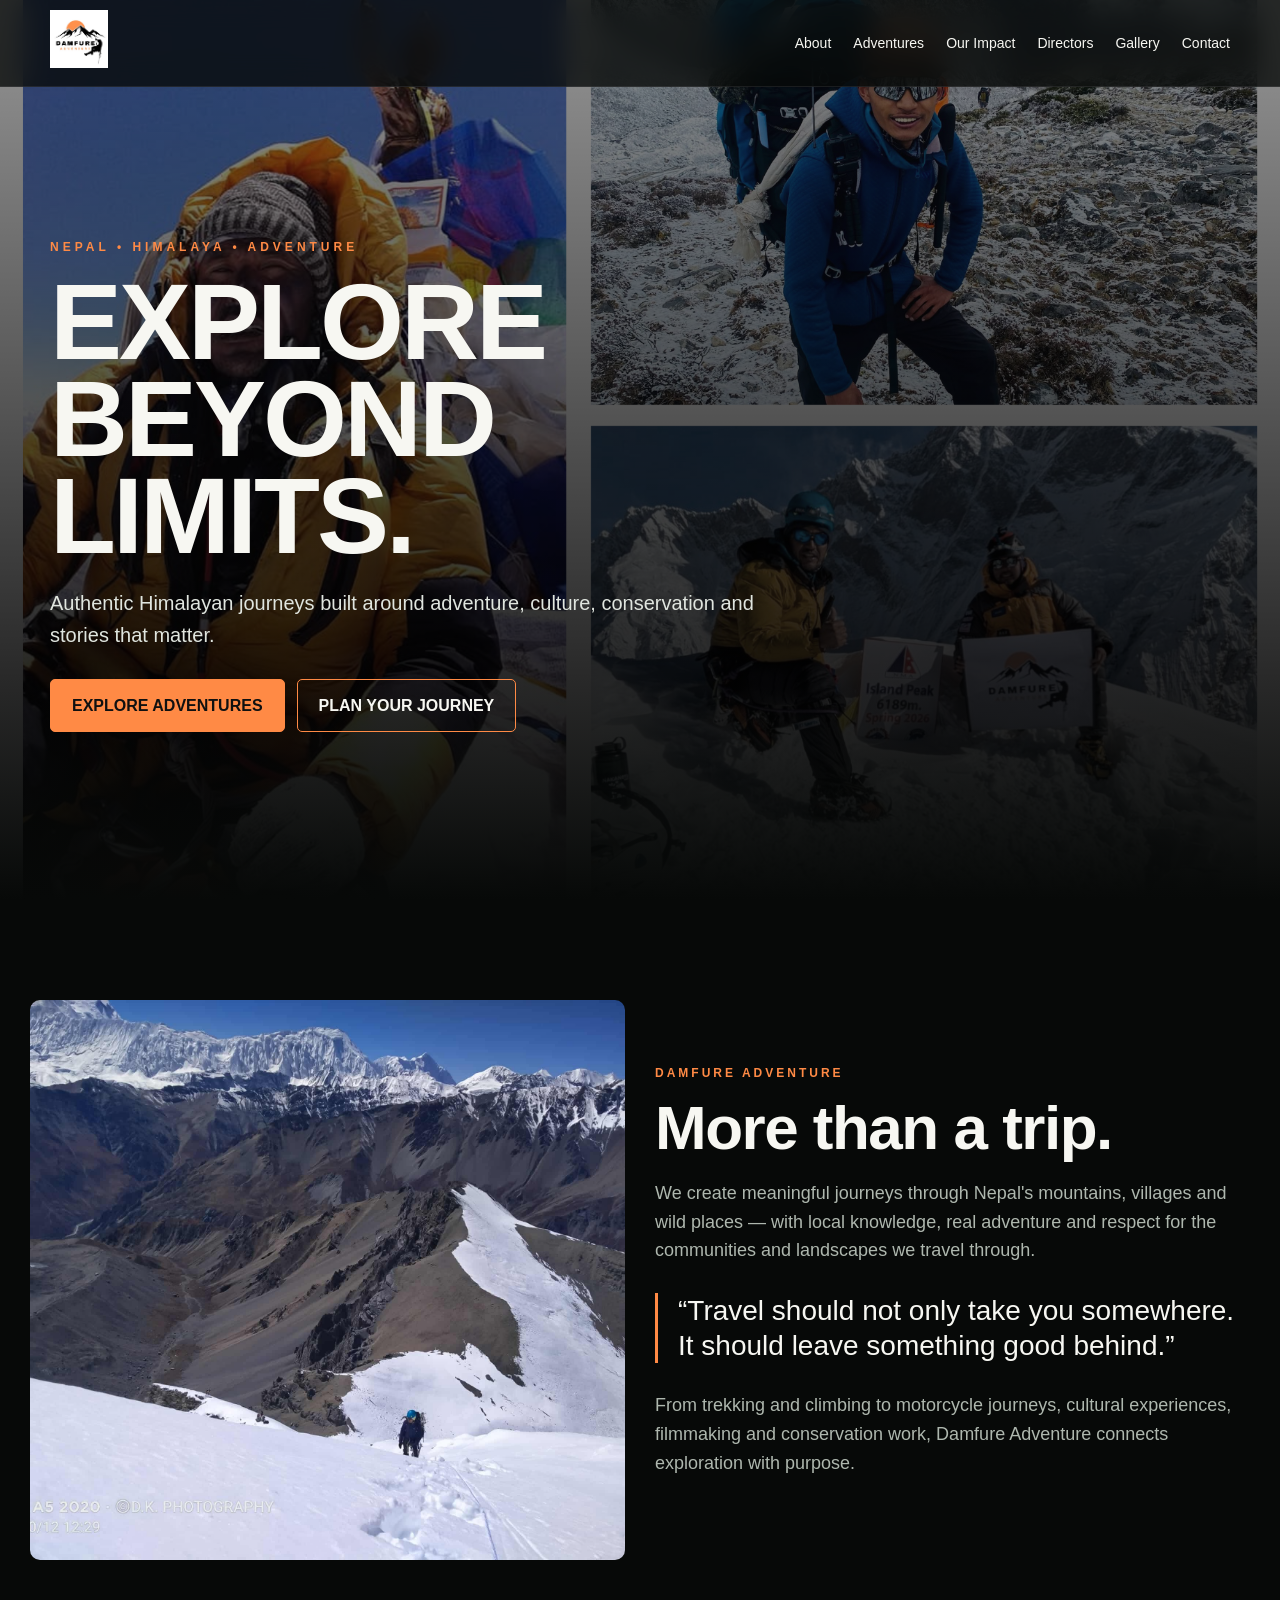
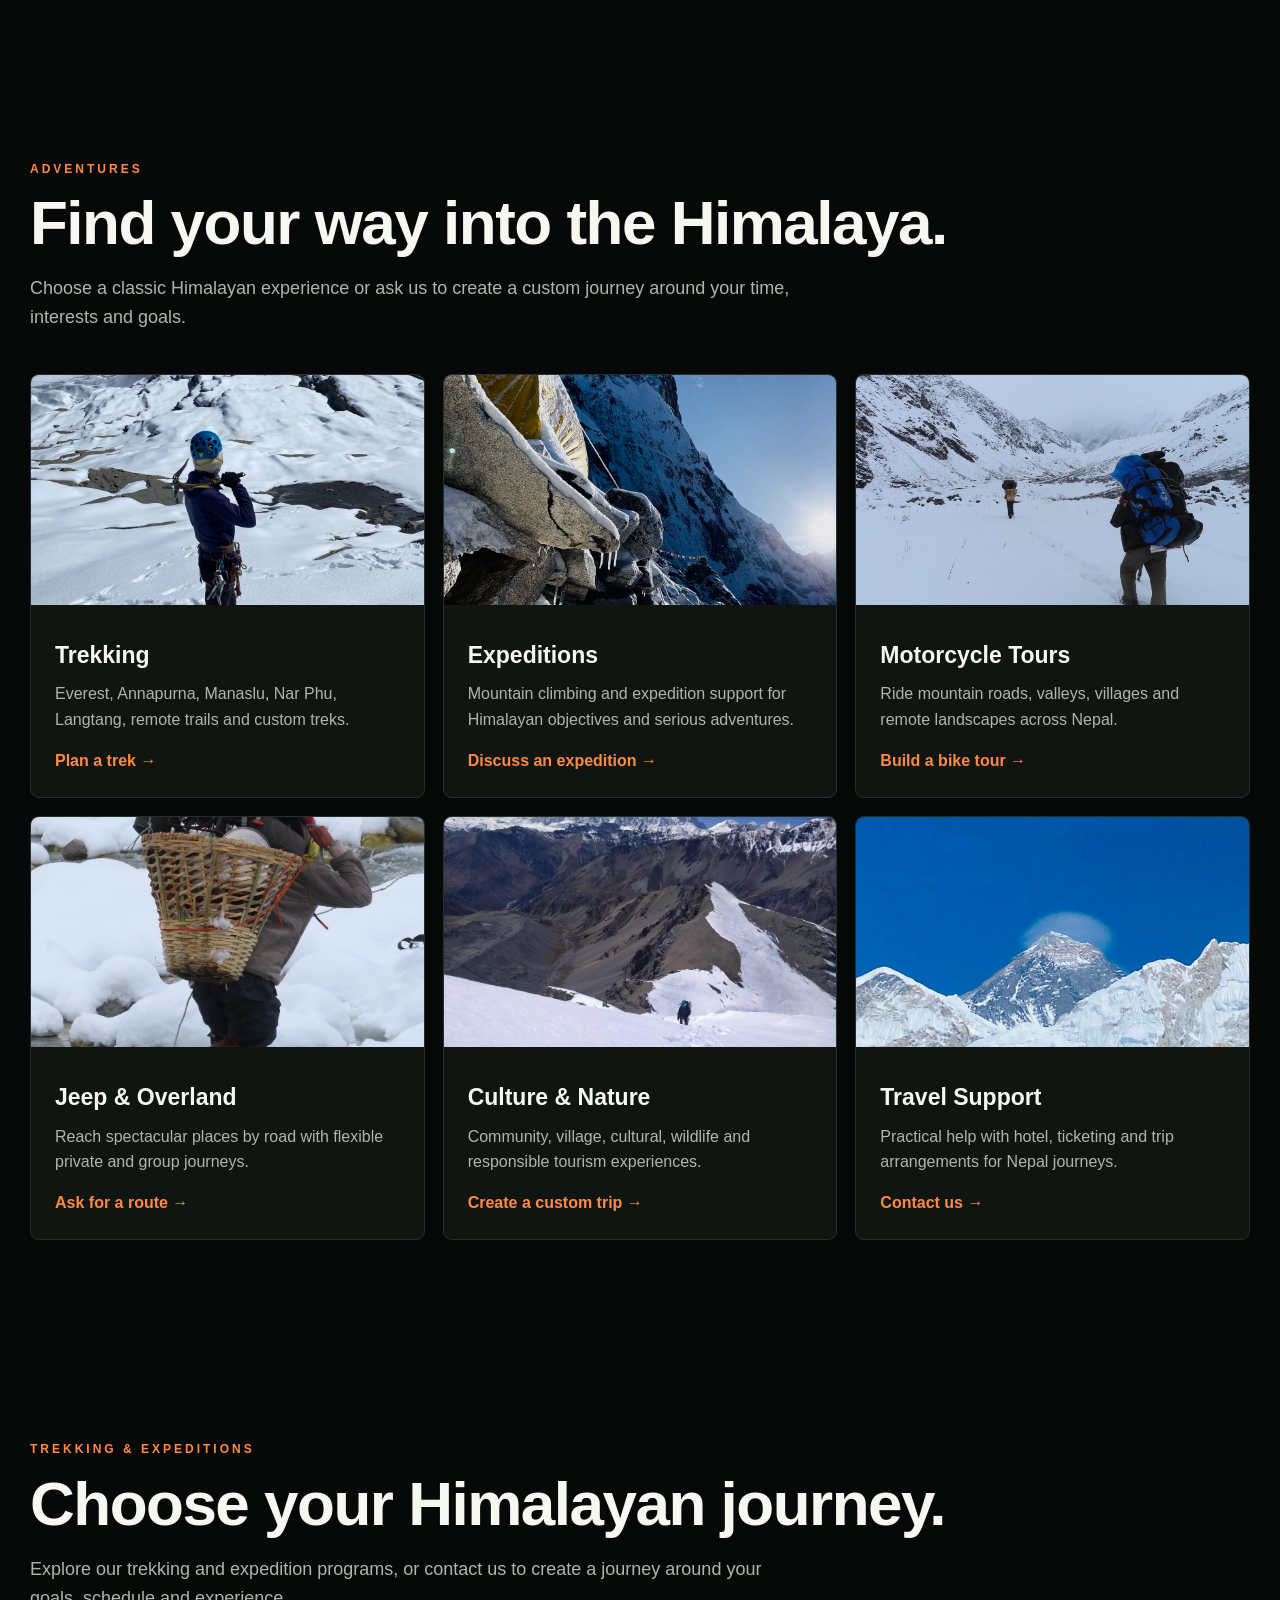
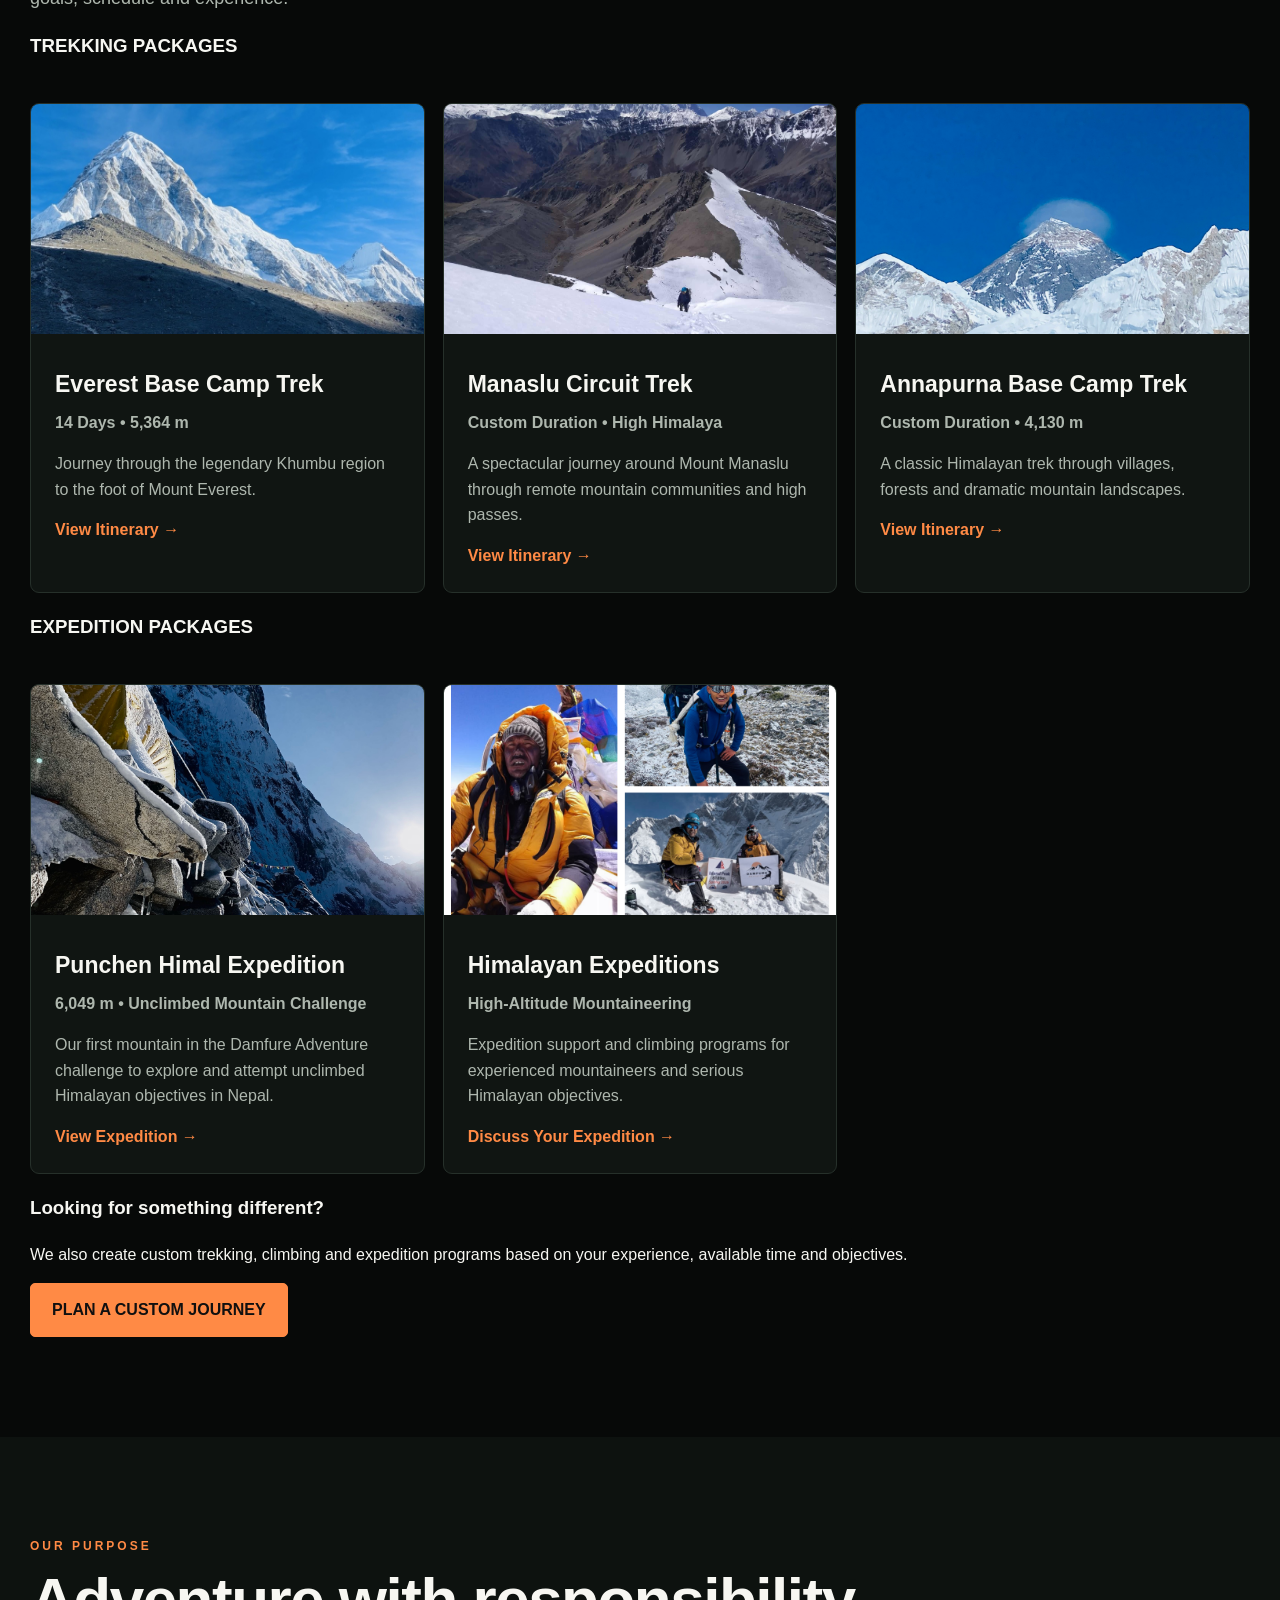
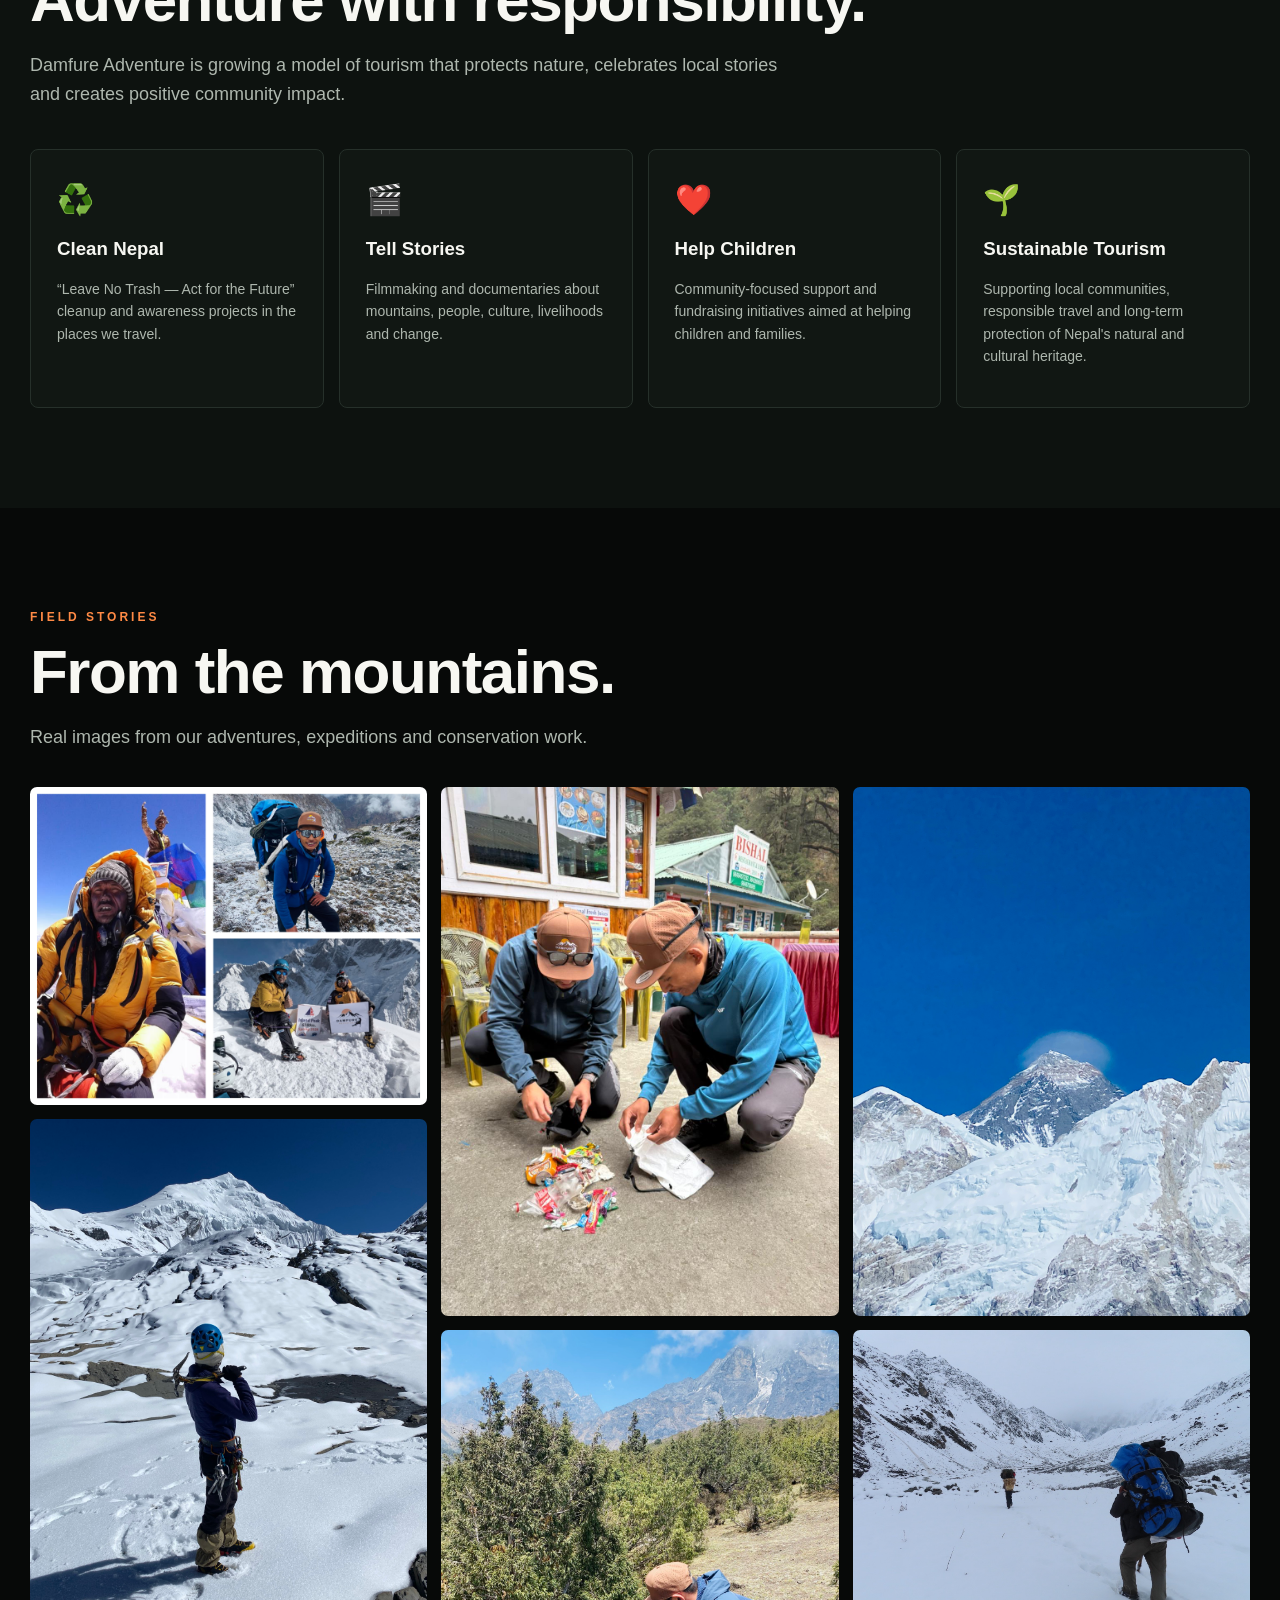
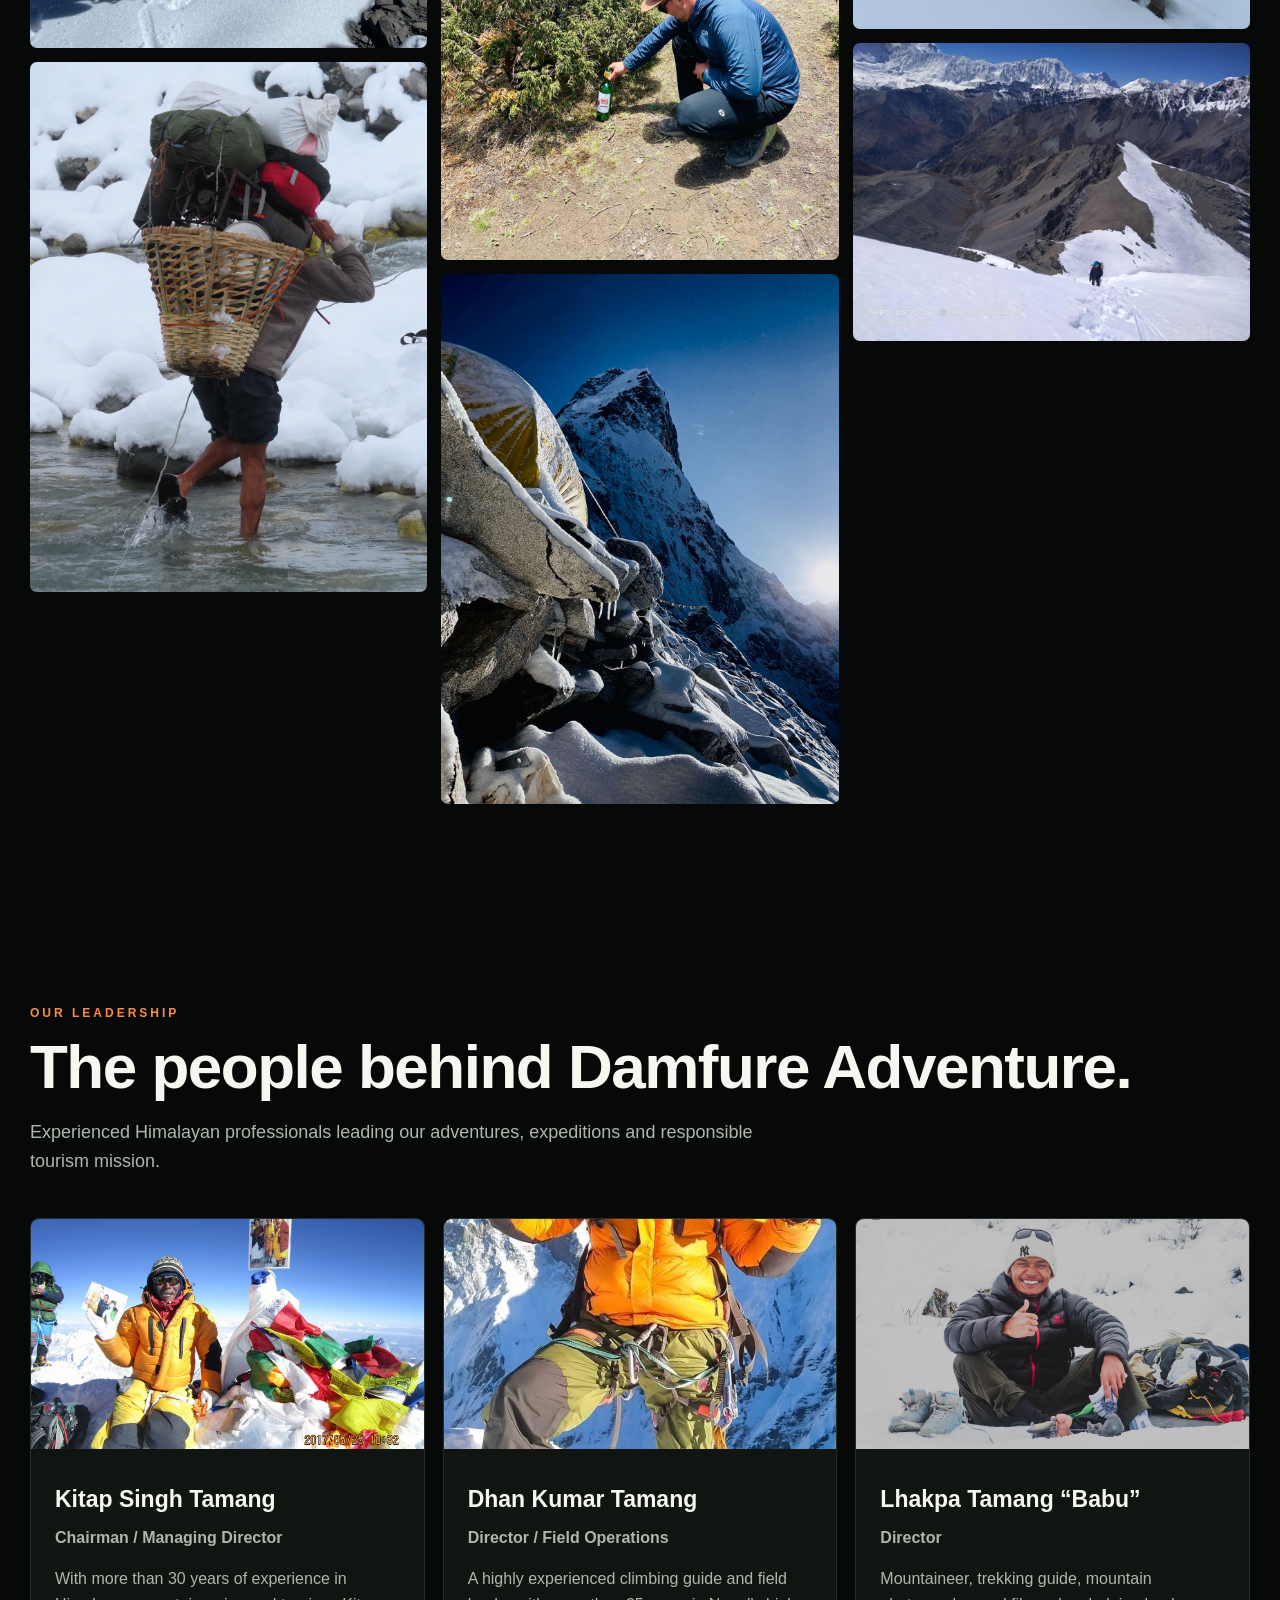
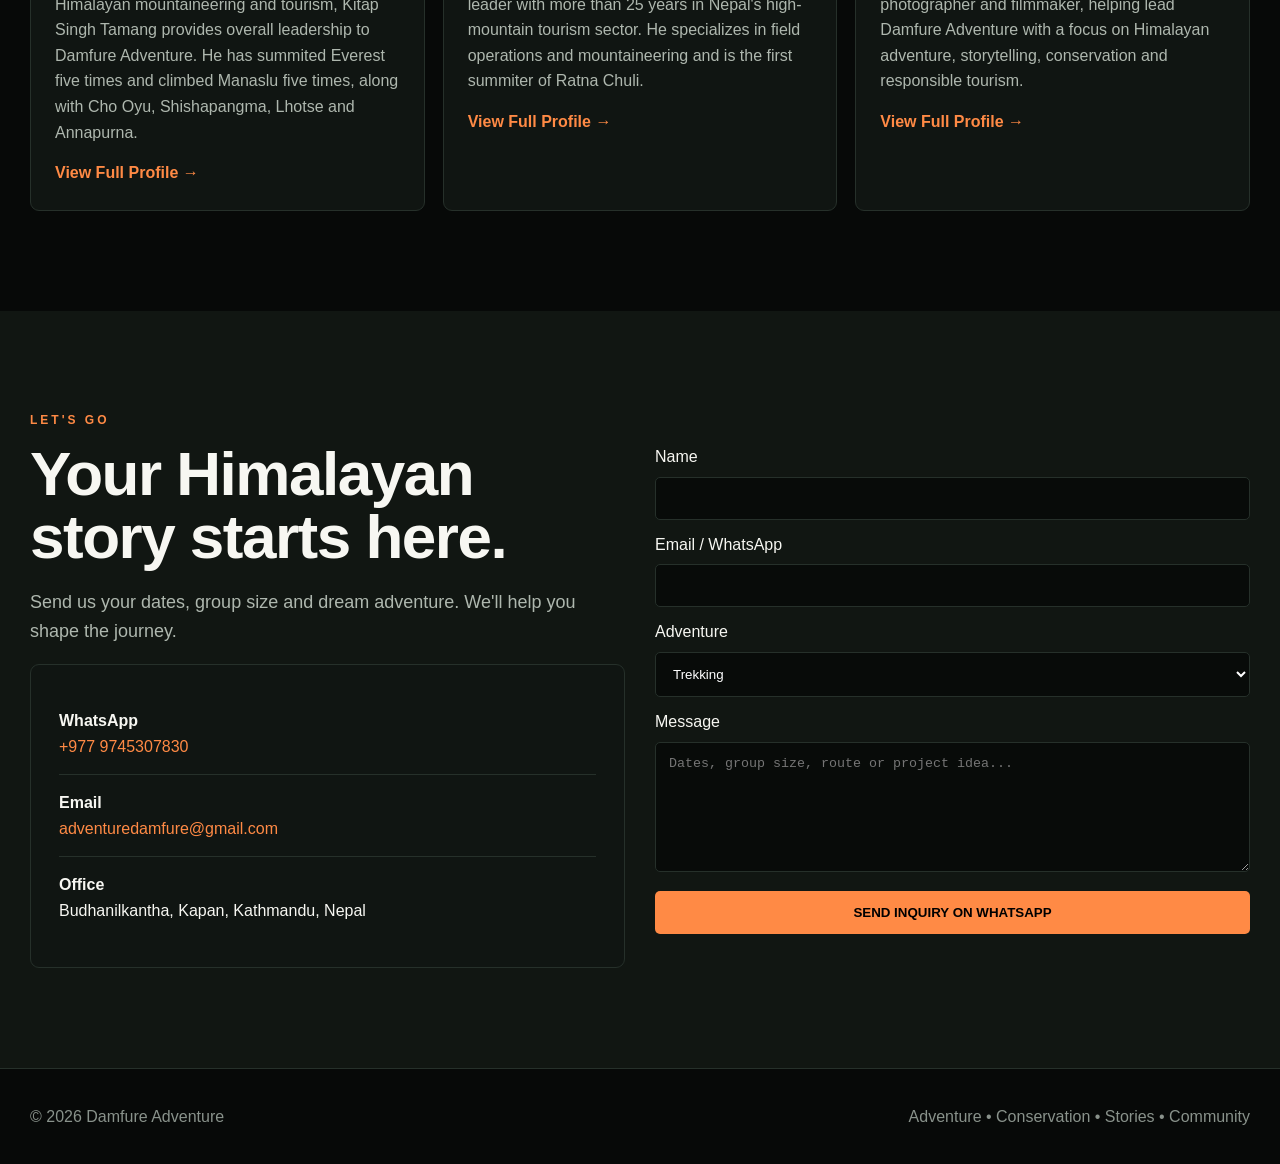
<file: index.html>
<!doctype html>
<html lang="en"><head><meta charset="utf-8"><meta name="viewport" content="width=device-width,initial-scale=1">
<meta name="description" content="Damfure Adventure — Himalayan trekking, expeditions, motorcycle tours, cultural journeys, conservation, filmmaking and sustainable tourism in Nepal.">
<title>Damfure Adventure | Explore Beyond Limits</title><link rel="stylesheet" href="style.css"></head>
<body>
<header class="nav"><div class="navin"><a href="#home"><img class="logo" src="assets/assets/logo.jpg" alt="Damfure Adventure logo"></a>
<button class="menu">MENU</button><nav class="navlinks"><a href="#about">About</a><a href="#adventures">Adventures</a><a href="#impact">Our Impact</a><a href="#directors">Directors</a><a href="#gallery">Gallery</a><a href="#contact">Contact</a></nav></div></header>

<section class="hero" id="home"><img class="heroimg" src="assets/assets/Summit push.PNG" alt="Climber in the Himalaya"><div class="shade"></div><div class="heroin">
<div class="eyebrow">NEPAL • HIMALAYA • ADVENTURE</div><h1>EXPLORE<br>BEYOND<br>LIMITS.</h1>
<p>Authentic Himalayan journeys built around adventure, culture, conservation and stories that matter.</p>
<div class="buttons"><a class="btn primary" href="#adventures">EXPLORE ADVENTURES</a><a class="btn" href="#contact">PLAN YOUR JOURNEY</a></div>
</div></section>

<section class="section" id="about"><div class="wrap"><div class="aboutgrid"><img class="aboutphoto" src="assets/assets/himalaya-view.jpg" alt="Himalayan landscape"><div>
<div class="kicker">DAMFURE ADVENTURE</div><h2>More than a trip.</h2><p class="lead">We create meaningful journeys through Nepal's mountains, villages and wild places — with local knowledge, real adventure and respect for the communities and landscapes we travel through.</p>
<div class="quote">“Travel should not only take you somewhere. It should leave something good behind.”</div>
<p class="lead">From trekking and climbing to motorcycle journeys, cultural experiences, filmmaking and conservation work, Damfure Adventure connects exploration with purpose.</p>
</div></div></div></section>

<section class="section" id="adventures"><div class="wrap"><div class="kicker">ADVENTURES</div><h2>Find your way into the Himalaya.</h2><p class="lead">Choose a classic Himalayan experience or ask us to create a custom journey around your time, interests and goals.</p>
<div class="grid">
<article class="card"><img class="cardimg" src="assets/assets/expedition.jpg" alt="Mountain expedition"><div class="cardbody"><h3>Trekking</h3><p>Everest, Annapurna, Manaslu, Nar Phu, Langtang, remote trails and custom treks.</p><a class="smalllink" href="#contact">Plan a trek →</a></div></article>
<article class="card"><img class="cardimg" src="assets/assets/high-himalaya.jpg" alt="High Himalaya"><div class="cardbody"><h3>Expeditions</h3><p>Mountain climbing and expedition support for Himalayan objectives and serious adventures.</p><a class="smalllink" href="#contact">Discuss an expedition →</a></div></article>
<article class="card"><img class="cardimg" src="assets/assets/snow-journey.jpg" alt="Snow journey"><div class="cardbody"><h3>Motorcycle Tours</h3><p>Ride mountain roads, valleys, villages and remote landscapes across Nepal.</p><a class="smalllink" href="#contact">Build a bike tour →</a></div></article>
<article class="card"><img class="cardimg" src="assets/assets/porter.jpg" alt="Mountain porter"><div class="cardbody"><h3>Jeep & Overland</h3><p>Reach spectacular places by road with flexible private and group journeys.</p><a class="smalllink" href="#contact">Ask for a route →</a></div></article>
<article class="card"><img class="cardimg" src="assets/assets/himalaya-view.jpg" alt="Nepal mountain landscape"><div class="cardbody"><h3>Culture & Nature</h3><p>Community, village, cultural, wildlife and responsible tourism experiences.</p><a class="smalllink" href="#contact">Create a custom trip →</a></div></article>
<article class="card"><img class="cardimg" src="assets/assets/snow-route.jpg" alt="Himalayan trail"><div class="cardbody"><h3>Travel Support</h3><p>Practical help with hotel, ticketing and trip arrangements for Nepal journeys.</p><a class="smalllink" href="#contact">Contact us →</a></div></article>
</div></div></section>

  <section class="section" id="packages">
<div class="wrap">

<div class="kicker">TREKKING & EXPEDITIONS</div>
<h2>Choose your Himalayan journey.</h2>
<p class="lead">
Explore our trekking and expedition programs, or contact us to create a journey around your goals, schedule and experience.
</p>

<h3 class="package-title">TREKKING PACKAGES</h3>

<div class="grid">

<article class="card">
<img class="cardimg" src="ebc-hero.jpg" alt="Everest Base Camp Trek">
<div class="cardbody">
<h3>Everest Base Camp Trek</h3>
<p><strong>14 Days • 5,364 m</strong></p>
<p>Journey through the legendary Khumbu region to the foot of Mount Everest.</p>
<a class="smalllink" href="everest-base-camp-trek.html">View Itinerary →</a>
</div>
</article>

<article class="card">
<img class="cardimg" src="assets/assets/himalaya-view.jpg" alt="Manaslu Circuit Trek">
<div class="cardbody">
<h3>Manaslu Circuit Trek</h3>
<p><strong>Custom Duration • High Himalaya</strong></p>
<p>A spectacular journey around Mount Manaslu through remote mountain communities and high passes.</p>
<a class="smalllink" href="manaslu-circuit-trek.html">View Itinerary →</a>
</div>
</article>

<article class="card">
<img class="cardimg" src="assets/assets/snow-route.jpg" alt="Annapurna Base Camp Trek">
<div class="cardbody">
<h3>Annapurna Base Camp Trek</h3>
<p><strong>Custom Duration • 4,130 m</strong></p>
<p>A classic Himalayan trek through villages, forests and dramatic mountain landscapes.</p>
<a class="smalllink" href="annapurna-base-camp-trek.html">View Itinerary →</a>
</div>
</article>

</div>

<h3 class="package-title">EXPEDITION PACKAGES</h3>

<div class="grid">

<article class="card">
<img class="cardimg" src="assets/assets/high-himalaya.jpg" alt="Punchen Himal Expedition">
<div class="cardbody">
<h3>Punchen Himal Expedition</h3>
<p><strong>6,049 m • Unclimbed Mountain Challenge</strong></p>
<p>Our first mountain in the Damfure Adventure challenge to explore and attempt unclimbed Himalayan objectives in Nepal.</p>
<a class="smalllink" href="punchen-himal-expedition.html">View Expedition →</a>
</div>
</article>

<article class="card">
<img class="cardimg" src="assets/assets/Summit push.PNG" alt="Himalayan Expedition">
<div class="cardbody">
<h3>Himalayan Expeditions</h3>
<p><strong>High-Altitude Mountaineering</strong></p>
<p>Expedition support and climbing programs for experienced mountaineers and serious Himalayan objectives.</p>
<a class="smalllink" href="#contact">Discuss Your Expedition →</a>
</div>
</article>

</div>

<div class="package-cta">
<h3>Looking for something different?</h3>
<p>
We also create custom trekking, climbing and expedition programs based on your experience, available time and objectives.
</p>
<a class="btn primary" href="#contact">PLAN A CUSTOM JOURNEY</a>
</div>

</div>
</section>
<section class="section impact" id="impact"><div class="wrap"><div class="kicker">OUR PURPOSE</div><h2>Adventure with responsibility.</h2><p class="lead">Damfure Adventure is growing a model of tourism that protects nature, celebrates local stories and creates positive community impact.</p>
<div class="impactgrid">
<div class="impactcard"><div class="icon">♻️</div><h3>Clean Nepal</h3><p>“Leave No Trash — Act for the Future” cleanup and awareness projects in the places we travel.</p></div>
<div class="impactcard"><div class="icon">🎬</div><h3>Tell Stories</h3><p>Filmmaking and documentaries about mountains, people, culture, livelihoods and change.</p></div>
<div class="impactcard"><div class="icon">❤️</div><h3>Help Children</h3><p>Community-focused support and fundraising initiatives aimed at helping children and families.</p></div>
<div class="impactcard"><div class="icon">🌱</div><h3>Sustainable Tourism</h3><p>Supporting local communities, responsible travel and long-term protection of Nepal's natural and cultural heritage.</p></div>
</div></div></section>

<section class="section" id="gallery"><div class="wrap"><div class="kicker">FIELD STORIES</div><h2>From the mountains.</h2><p class="lead">Real images from our adventures, expeditions and conservation work.</p>
<div class="gallery">
<img src="assets/assets/Summit push.PNG" alt="Climbing in snow"><img src="assets/assets/expedition.jpg" alt="Expedition in the Himalaya"><img src="assets/assets/porter.jpg" alt="Traditional mountain porter"><img src="assets/assets/cleanup-team.jpg" alt="Cleanup project"><img src="assets/assets/cleanup-mountain.jpg" alt="Collecting litter in mountain landscape"><img src="assets/assets/high-himalaya.jpg" alt="High Himalayan mountain"><img src="assets/assets/snow-route.jpg" alt="Snowy mountain route"><img src="assets/assets/snow-journey.jpg" alt="Journey through snow"><img src="assets/assets/himalaya-view.jpg" alt="Himalayan panorama">
</div></div></section>

  <section class="section" id="directors">
<div class="wrap">
<div class="kicker">OUR LEADERSHIP</div>
<h2>The people behind Damfure Adventure.</h2>
<p class="lead">Experienced Himalayan professionals leading our adventures, expeditions and responsible tourism mission.</p>

<div class="grid">

<article class="card">
<img class="cardimg" src="kitap-singh-tamang-chairman.jpg" alt="Kitap Singh Tamang">
<div class="cardbody">
<h3>Kitap Singh Tamang</h3>
<p><strong>Chairman / Managing Director</strong></p>
<p>With more than 30 years of experience in Himalayan mountaineering and tourism, Kitap Singh Tamang provides overall leadership to Damfure Adventure. He has summited Everest five times and climbed Manaslu five times, along with Cho Oyu, Shishapangma, Lhotse and Annapurna.</p>
<a class="smalllink" href="kitap-singh-tamang-chairman-profile.html">View Full Profile →</a>
</div>
</article>

<article class="card">
<img class="cardimg" src="dhan-kumar-tamang-director.jpg" alt="Dhan Kumar Tamang">
<div class="cardbody">
<h3>Dhan Kumar Tamang</h3>
<p><strong>Director / Field Operations</strong></p>
<p>A highly experienced climbing guide and field leader with more than 25 years in Nepal's high-mountain tourism sector. He specializes in field operations and mountaineering and is the first summiter of Ratna Chuli.</p>
<a class="smalllink" href="dhan-kumar-tamang-director-profile.html">View Full Profile →</a>
</div>
</article>

<article class="card">
<img class="cardimg" src="lhakpa-tamang-director.jpg" alt="Lhakpa Tamang">
<div class="cardbody">
<h3>Lhakpa Tamang “Babu”</h3>
<p><strong>Director</strong></p>
<p>Mountaineer, trekking guide, mountain photographer and filmmaker, helping lead Damfure Adventure with a focus on Himalayan adventure, storytelling, conservation and responsible tourism.</p>
<a class="smalllink" href="lhakpa-tamang-director-profile.html">View Full Profile →</a>
</div>
</article>

</div>
</div>
</section>
<section class="section contact" id="contact"><div class="wrap"><div class="contactgrid"><div>
<div class="kicker">LET'S GO</div><h2>Your Himalayan story starts here.</h2><p class="lead">Send us your dates, group size and dream adventure. We'll help you shape the journey.</p>
<div class="contactbox">
<div class="contactrow"><strong>WhatsApp</strong><a class="orange" href="https://wa.me/9779745307830">+977 9745307830</a></div>
<div class="contactrow"><strong>Email</strong><a class="orange" href="mailto:adventuredamfure@gmail.com">adventuredamfure@gmail.com</a></div>
<div class="contactrow"><strong>Office</strong>Budhanilkantha, Kapan, Kathmandu, Nepal</div>
</div></div>
<form class="form" id="inquiryForm"><label>Name</label><input id="name" required><label>Email / WhatsApp</label><input id="contact" required>
<label>Adventure</label><select id="trip"><option>Trekking</option><option>Expedition</option><option>Motorcycle Tour</option><option>Jeep / Overland</option><option>Culture / Nature</option><option>Custom Trip</option><option>Cleanup / Conservation</option><option>Filmmaking / Documentary</option><option>Community / Children Support</option></select>
<label>Message</label><textarea id="message" placeholder="Dates, group size, route or project idea..."></textarea><button type="submit">SEND INQUIRY ON WHATSAPP</button></form>
</div></div></section>
<footer class="footer"><div class="footerin"><div>© 2026 Damfure Adventure</div><div>Adventure • Conservation • Stories • Community</div></div></footer>
<script src="script.js"></script></body></html>
</file>
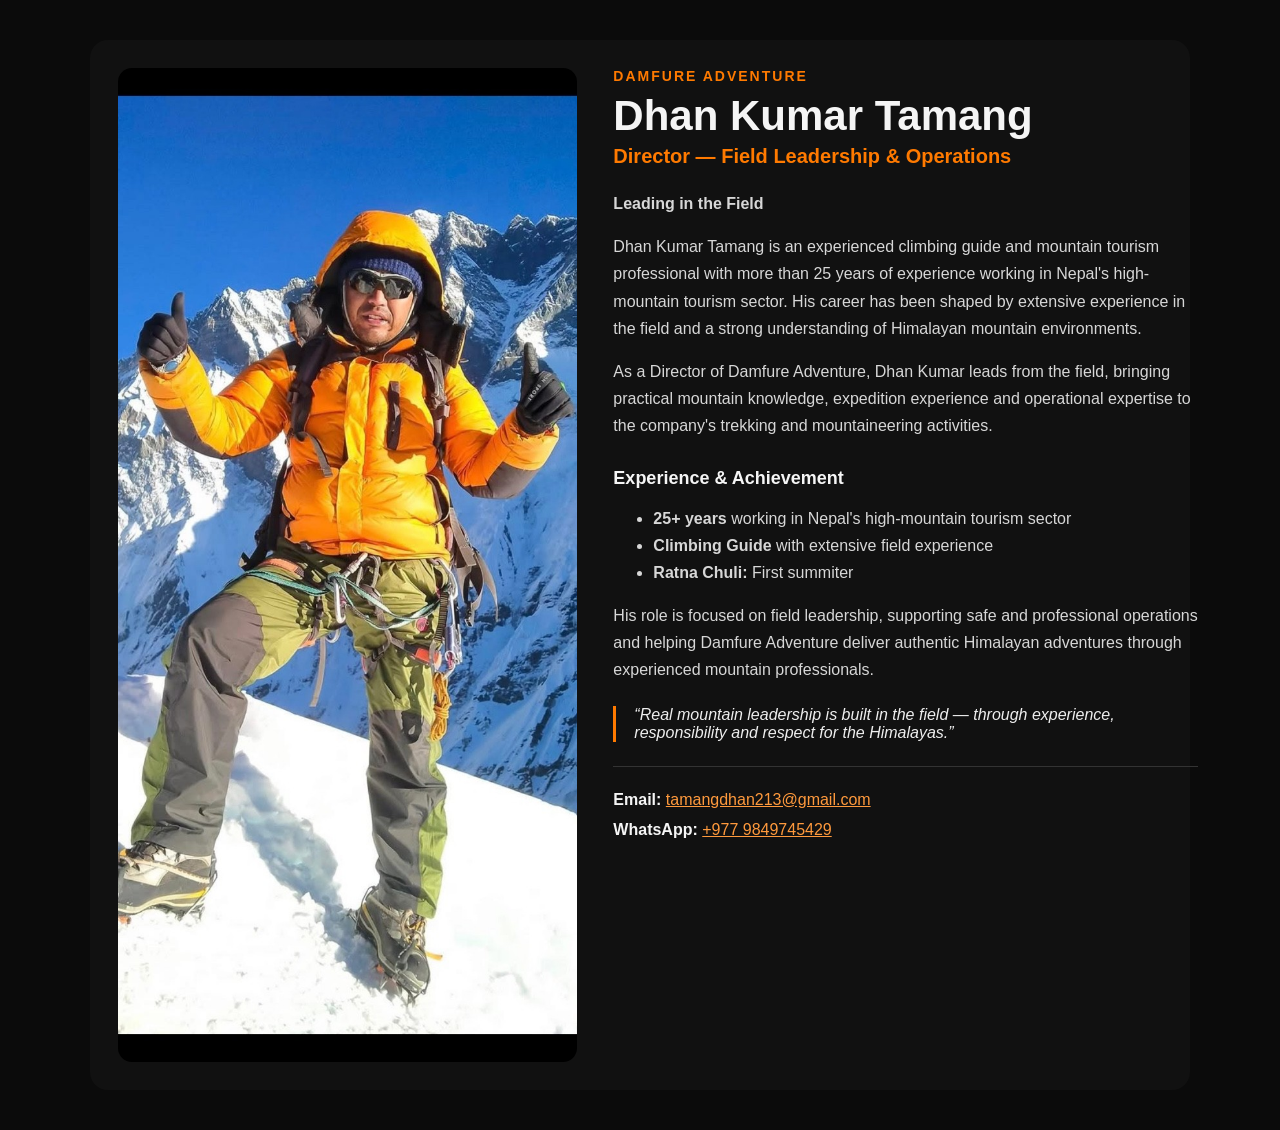
<file: dhan-kumar-tamang-director-profile.html>
<!doctype html><html><head><meta charset="utf-8">
<meta name="viewport" content="width=device-width,initial-scale=1">
<title>Dhan Kumar Tamang | Damfure Adventure</title>
<style>
body{margin:0;background:#0b0b0b;color:#f5f5f5;font-family:Arial,sans-serif}
.profile{max-width:1100px;margin:40px auto;padding:28px;display:grid;grid-template-columns:44% 56%;gap:36px;background:#111;border-radius:18px;box-sizing:border-box}
.photo{width:100%;height:100%;min-height:620px;object-fit:cover;border-radius:14px}
.eyebrow{color:#ff7a00;font-size:14px;font-weight:bold;letter-spacing:2px;text-transform:uppercase}
h1{margin:8px 0 5px;font-size:42px}h2{margin:0 0 22px;color:#ff7a00;font-size:20px}
p,ul{color:#d7d7d7;line-height:1.7;font-size:16px}.title{margin-top:28px;font-size:18px;font-weight:bold}
.contact{margin-top:24px;padding-top:18px;border-top:1px solid #333;line-height:1.9}.contact a{color:#ff9a3d}
.quote{margin-top:22px;padding-left:18px;border-left:3px solid #ff7a00;color:#eee;font-style:italic}
@media(max-width:800px){.profile{grid-template-columns:1fr;margin:15px;padding:18px}.photo{min-height:0;max-height:700px}h1{font-size:34px}}
</style></head><body><section class="profile">
<img class="photo" src="[data-uri] alt="Dhan Kumar Tamang in the Himalayas">
<div><div class="eyebrow">Damfure Adventure</div>
<h1>Dhan Kumar Tamang</h1>
<h2>Director — Field Leadership &amp; Operations</h2>
<p><strong>Leading in the Field</strong></p>
<p>Dhan Kumar Tamang is an experienced climbing guide and mountain tourism professional with more than 25 years of experience working in Nepal's high-mountain tourism sector. His career has been shaped by extensive experience in the field and a strong understanding of Himalayan mountain environments.</p>
<p>As a Director of Damfure Adventure, Dhan Kumar leads from the field, bringing practical mountain knowledge, expedition experience and operational expertise to the company's trekking and mountaineering activities.</p>
<div class="title">Experience &amp; Achievement</div>
<ul><li><strong>25+ years</strong> working in Nepal's high-mountain tourism sector</li>
<li><strong>Climbing Guide</strong> with extensive field experience</li>
<li><strong>Ratna Chuli:</strong> First summiter</li></ul>
<p>His role is focused on field leadership, supporting safe and professional operations and helping Damfure Adventure deliver authentic Himalayan adventures through experienced mountain professionals.</p>
<div class="quote">“Real mountain leadership is built in the field — through experience, responsibility and respect for the Himalayas.”</div>
<div class="contact"><div><strong>Email:</strong> <a href="mailto:tamangdhan213@gmail.com">tamangdhan213@gmail.com</a></div>
<div><strong>WhatsApp:</strong> <a href="https://wa.me/9779849745429">+977 9849745429</a></div></div>
</div></section></body></html>
</file>
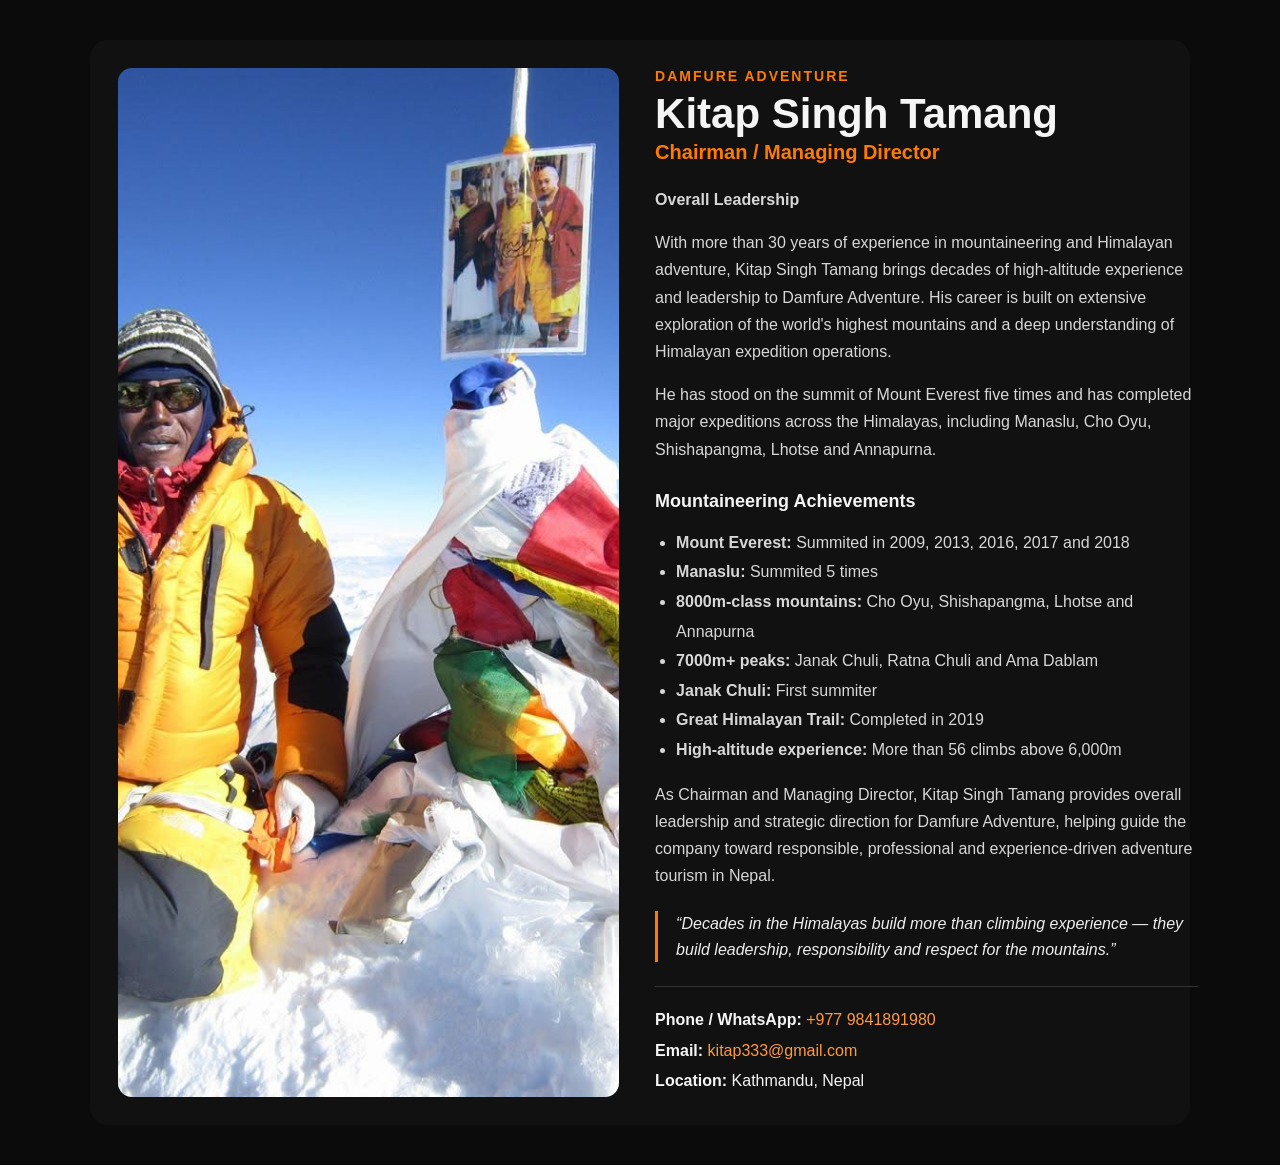
<file: kitap-singh-tamang-chairman-profile.html>
<!DOCTYPE html>
<html lang="en">
<head>
<meta charset="UTF-8">
<meta name="viewport" content="width=device-width, initial-scale=1.0">
<title>Kitap Singh Tamang | Chairman / Managing Director | Damfure Adventure</title>
<style>
body{margin:0;background:#0b0b0b;color:#f5f5f5;font-family:Arial,Helvetica,sans-serif}
.profile{max-width:1100px;margin:40px auto;padding:28px;display:grid;grid-template-columns:48% 52%;gap:36px;background:#111;border-radius:18px;box-sizing:border-box}
.photo{width:100%;height:100%;min-height:560px;object-fit:cover;border-radius:14px}
.eyebrow{color:#ff7a00;font-size:14px;font-weight:700;letter-spacing:2px;text-transform:uppercase}
h1{margin:8px 0 5px;font-size:42px;line-height:1.05}
h2{margin:0 0 22px;color:#ff7a00;font-size:20px;font-weight:600}
p{color:#d7d7d7;line-height:1.7;font-size:16px}
.title{margin-top:28px;margin-bottom:10px;font-size:18px;font-weight:700}
ul{padding-left:21px;color:#d7d7d7;line-height:1.85}
.contact{margin-top:24px;padding-top:18px;border-top:1px solid #333;line-height:1.9}
.contact a{color:#ff9a3d;text-decoration:none}
.quote{margin-top:22px;padding-left:18px;border-left:3px solid #ff7a00;color:#eee;font-style:italic;line-height:1.6}
@media(max-width:800px){.profile{grid-template-columns:1fr;margin:15px;padding:18px}.photo{min-height:0;max-height:600px}h1{font-size:34px}}
</style>
</head>
<body>
<section class="profile">
<img class="photo" src="[data-uri]" alt="Kitap Singh Tamang in the Himalayas">
<div>
<div class="eyebrow">Damfure Adventure</div>
<h1>Kitap Singh Tamang</h1>
<h2>Chairman / Managing Director</h2>

<p><strong>Overall Leadership</strong></p>

<p>
With more than 30 years of experience in mountaineering and Himalayan adventure,
Kitap Singh Tamang brings decades of high-altitude experience and leadership to
Damfure Adventure. His career is built on extensive exploration of the world's
highest mountains and a deep understanding of Himalayan expedition operations.
</p>

<p>
He has stood on the summit of Mount Everest five times and has completed major
expeditions across the Himalayas, including Manaslu, Cho Oyu, Shishapangma,
Lhotse and Annapurna.
</p>

<div class="title">Mountaineering Achievements</div>
<ul>
<li><strong>Mount Everest:</strong> Summited in 2009, 2013, 2016, 2017 and 2018</li>
<li><strong>Manaslu:</strong> Summited 5 times</li>
<li><strong>8000m-class mountains:</strong> Cho Oyu, Shishapangma, Lhotse and Annapurna</li>
<li><strong>7000m+ peaks:</strong> Janak Chuli, Ratna Chuli and Ama Dablam</li>
<li><strong>Janak Chuli:</strong> First summiter</li>
<li><strong>Great Himalayan Trail:</strong> Completed in 2019</li>
<li><strong>High-altitude experience:</strong> More than 56 climbs above 6,000m</li>
</ul>

<p>
As Chairman and Managing Director, Kitap Singh Tamang provides overall leadership
and strategic direction for Damfure Adventure, helping guide the company toward
responsible, professional and experience-driven adventure tourism in Nepal.
</p>

<div class="quote">
“Decades in the Himalayas build more than climbing experience — they build
leadership, responsibility and respect for the mountains.”
</div>

<div class="contact">
<div><strong>Phone / WhatsApp:</strong> <a href="tel:+9779841891980">+977 9841891980</a></div>
<div><strong>Email:</strong> <a href="mailto:kitap333@gmail.com">kitap333@gmail.com</a></div>
<div><strong>Location:</strong> Kathmandu, Nepal</div>
</div>
</div>
</section>
</body>
</html>
</file>
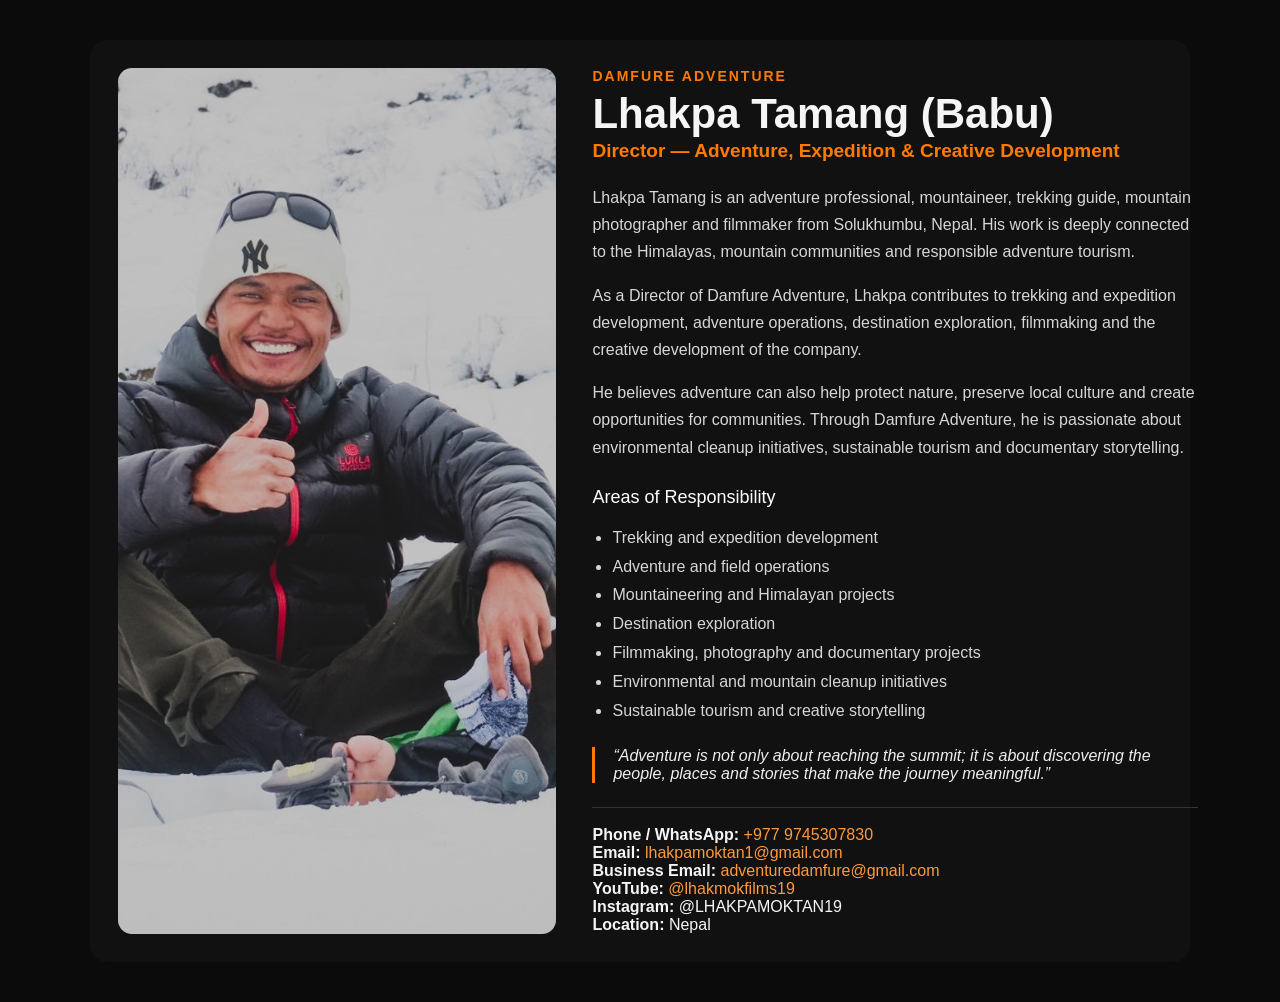
<file: lhakpa-tamang-director-profile.html>
<!DOCTYPE html>
<html lang="en">
<head>
<meta charset="UTF-8">
<meta name="viewport" content="width=device-width, initial-scale=1.0">
<title>Lhakpa Tamang | Director - Damfure Adventure</title>
<style>
  body {
    margin: 0;
    font-family: Arial, Helvetica, sans-serif;
    background: #0b0b0b;
    color: #f5f5f5;
  }
  .profile {
    max-width: 1100px;
    margin: 40px auto;
    padding: 28px;
    display: grid;
    grid-template-columns: 42% 58%;
    gap: 36px;
    background: #111;
    border-radius: 18px;
    box-sizing: border-box;
  }
  .photo {
    width: 100%;
    height: 100%;
    min-height: 500px;
    object-fit: cover;
    border-radius: 14px;
  }
  .eyebrow {
    color: #ff7a00;
    font-size: 14px;
    font-weight: 700;
    letter-spacing: 2px;
    text-transform: uppercase;
  }
  h1 {
    margin: 8px 0 4px;
    font-size: 42px;
    line-height: 1.05;
  }
  h2 {
    margin: 0 0 22px;
    color: #ff7a00;
    font-size: 19px;
    font-weight: 600;
  }
  p {
    color: #d7d7d7;
    line-height: 1.7;
    font-size: 16px;
  }
  .section-title {
    margin-top: 26px;
    margin-bottom: 10px;
    font-size: 18px;
    color: #fff;
  }
  ul {
    padding-left: 20px;
    color: #d7d7d7;
    line-height: 1.8;
  }
  .contact {
    margin-top: 24px;
    padding-top: 18px;
    border-top: 1px solid #333;
  }
  .contact a {
    color: #ff9a3d;
    text-decoration: none;
  }
  .quote {
    margin-top: 22px;
    padding-left: 18px;
    border-left: 3px solid #ff7a00;
    color: #eee;
    font-style: italic;
  }
  @media (max-width: 800px) {
    .profile {
      grid-template-columns: 1fr;
      margin: 15px;
      padding: 18px;
    }
    .photo {
      min-height: 0;
      max-height: 520px;
    }
    h1 { font-size: 34px; }
  }
</style>
</head>
<body>
<section class="profile">
  <img class="photo" src="[data-uri]" alt="Lhakpa Tamang in the Himalayas">

  <div>
    <div class="eyebrow">Damfure Adventure</div>
    <h1>Lhakpa Tamang <span style="font-weight:600;">(Babu)</span></h1>
    <h2>Director — Adventure, Expedition &amp; Creative Development</h2>

    <p>
      Lhakpa Tamang is an adventure professional, mountaineer, trekking guide,
      mountain photographer and filmmaker from Solukhumbu, Nepal. His work is
      deeply connected to the Himalayas, mountain communities and responsible
      adventure tourism.
    </p>

    <p>
      As a Director of Damfure Adventure, Lhakpa contributes to trekking and
      expedition development, adventure operations, destination exploration,
      filmmaking and the creative development of the company.
    </p>

    <p>
      He believes adventure can also help protect nature, preserve local
      culture and create opportunities for communities. Through Damfure
      Adventure, he is passionate about environmental cleanup initiatives,
      sustainable tourism and documentary storytelling.
    </p>

    <div class="section-title">Areas of Responsibility</div>
    <ul>
      <li>Trekking and expedition development</li>
      <li>Adventure and field operations</li>
      <li>Mountaineering and Himalayan projects</li>
      <li>Destination exploration</li>
      <li>Filmmaking, photography and documentary projects</li>
      <li>Environmental and mountain cleanup initiatives</li>
      <li>Sustainable tourism and creative storytelling</li>
    </ul>

    <div class="quote">
      “Adventure is not only about reaching the summit; it is about discovering
      the people, places and stories that make the journey meaningful.”
    </div>

    <div class="contact">
      <div><strong>Phone / WhatsApp:</strong> <a href="tel:+9779745307830">+977 9745307830</a></div>
      <div><strong>Email:</strong> <a href="mailto:lhakpamoktan1@gmail.com">lhakpamoktan1@gmail.com</a></div>
      <div><strong>Business Email:</strong> <a href="mailto:adventuredamfure@gmail.com">adventuredamfure@gmail.com</a></div>
      <div><strong>YouTube:</strong> <a href="https://www.youtube.com/@lhakmokfilms19">@lhakmokfilms19</a></div>
      <div><strong>Instagram:</strong> @LHAKPAMOKTAN19</div>
      <div><strong>Location:</strong> Nepal</div>
    </div>
  </div>
</section>
</body>
</html>
</file>
<file: style.css>
:root{--black:#070908;--ink:#101512;--white:#f7f7f2;--muted:#aeb7ae;--orange:#ff8a45;--line:#26302a;--gold:#d9b46b}
*{box-sizing:border-box}html{scroll-behavior:smooth}body{margin:0;background:var(--black);color:var(--white);font-family:Inter,Arial,Helvetica,sans-serif;line-height:1.6}a{text-decoration:none;color:inherit}
.nav{position:fixed;z-index:50;top:0;left:0;right:0;background:rgba(7,9,8,.78);backdrop-filter:blur(14px);border-bottom:1px solid rgba(255,255,255,.08)}
.navin{max-width:1220px;margin:auto;padding:10px 20px;display:flex;align-items:center;justify-content:space-between}.logo{height:58px;width:auto}.navlinks{display:flex;gap:22px;align-items:center;font-size:14px}.navlinks a:hover{color:var(--orange)}
.menu{display:none;background:none;border:1px solid var(--line);color:white;padding:9px 12px;border-radius:5px}
.hero{min-height:100vh;position:relative;display:flex;align-items:flex-end;overflow:hidden;background:#111}
.heroimg{position:absolute;inset:0;width:100%;height:100%;object-fit:cover;filter:saturate(.9);opacity:.72}.shade{position:absolute;inset:0;background:linear-gradient(180deg,rgba(0,0,0,.2),rgba(0,0,0,.78) 75%,var(--black))}
.heroin{position:relative;z-index:2;max-width:1220px;width:100%;margin:auto;padding:160px 20px 90px}.eyebrow{color:var(--orange);letter-spacing:4px;font-size:12px;font-weight:800}.hero h1{font-size:clamp(52px,9vw,108px);line-height:.9;margin:16px 0 22px;max-width:900px;letter-spacing:-3px}.hero p{font-size:20px;color:#e0e5df;max-width:720px}.buttons{display:flex;gap:12px;flex-wrap:wrap;margin-top:28px}.btn{display:inline-block;padding:13px 21px;border:1px solid var(--orange);border-radius:5px;font-weight:800}.btn.primary{background:var(--orange);color:#101010}.section{padding:100px 20px}.wrap{max-width:1220px;margin:auto}.kicker{font-size:12px;color:var(--orange);font-weight:800;letter-spacing:3px}.section h2{font-size:clamp(34px,5vw,62px);line-height:1.02;margin:12px 0 20px;letter-spacing:-1.5px}.lead{max-width:780px;color:var(--muted);font-size:18px}.grid{display:grid;grid-template-columns:repeat(3,1fr);gap:18px;margin-top:42px}.card{background:var(--ink);border:1px solid var(--line);border-radius:9px;overflow:hidden}.cardimg{width:100%;height:230px;object-fit:cover}.cardbody{padding:24px}.card h3{margin:0 0 8px;font-size:23px}.card p{color:var(--muted);margin:0 0 15px}.smalllink{color:var(--orange);font-weight:800}.impact{background:#0d120f}.impactgrid{display:grid;grid-template-columns:repeat(4,1fr);gap:15px;margin-top:40px}.impactcard{padding:26px;border:1px solid var(--line);background:#111713;border-radius:8px}.impactcard .icon{font-size:30px}.impactcard h3{margin:10px 0 5px}.impactcard p{color:var(--muted);font-size:14px}
.gallery{columns:3 260px;column-gap:14px;margin-top:35px}.gallery img{width:100%;margin:0 0 14px;border-radius:7px;display:block;break-inside:avoid}.aboutgrid,.contactgrid{display:grid;grid-template-columns:1fr 1fr;gap:30px;align-items:center}.aboutphoto{width:100%;height:560px;object-fit:cover;border-radius:10px}.quote{font-size:28px;line-height:1.25;border-left:3px solid var(--orange);padding-left:20px;margin:28px 0}.contact{background:#111612}.contactbox{background:var(--ink);padding:28px;border:1px solid var(--line);border-radius:9px}.contactrow{padding:15px 0;border-bottom:1px solid var(--line)}.contactrow:last-child{border-bottom:0}.contactrow strong{display:block}.orange{color:var(--orange)}
.form input,.form textarea,.form select{width:100%;padding:13px;margin:7px 0 12px;background:#080b09;color:white;border:1px solid var(--line);border-radius:5px}.form textarea{min-height:130px}.form button{width:100%;padding:14px;background:var(--orange);border:0;border-radius:5px;font-weight:900;cursor:pointer}.footer{padding:35px 20px;border-top:1px solid var(--line);color:#89928b}.footerin{max-width:1220px;margin:auto;display:flex;justify-content:space-between;gap:20px;flex-wrap:wrap}
@media(max-width:850px){.navlinks{display:none}.menu{display:block}.nav.open .navlinks{display:flex;position:absolute;left:0;right:0;top:78px;background:#090c0a;flex-direction:column;padding:20px}.grid,.impactgrid,.aboutgrid,.contactgrid{grid-template-columns:1fr}.hero h1{font-size:60px}.aboutphoto{height:420px}.section{padding:75px 18px}}
</file>
